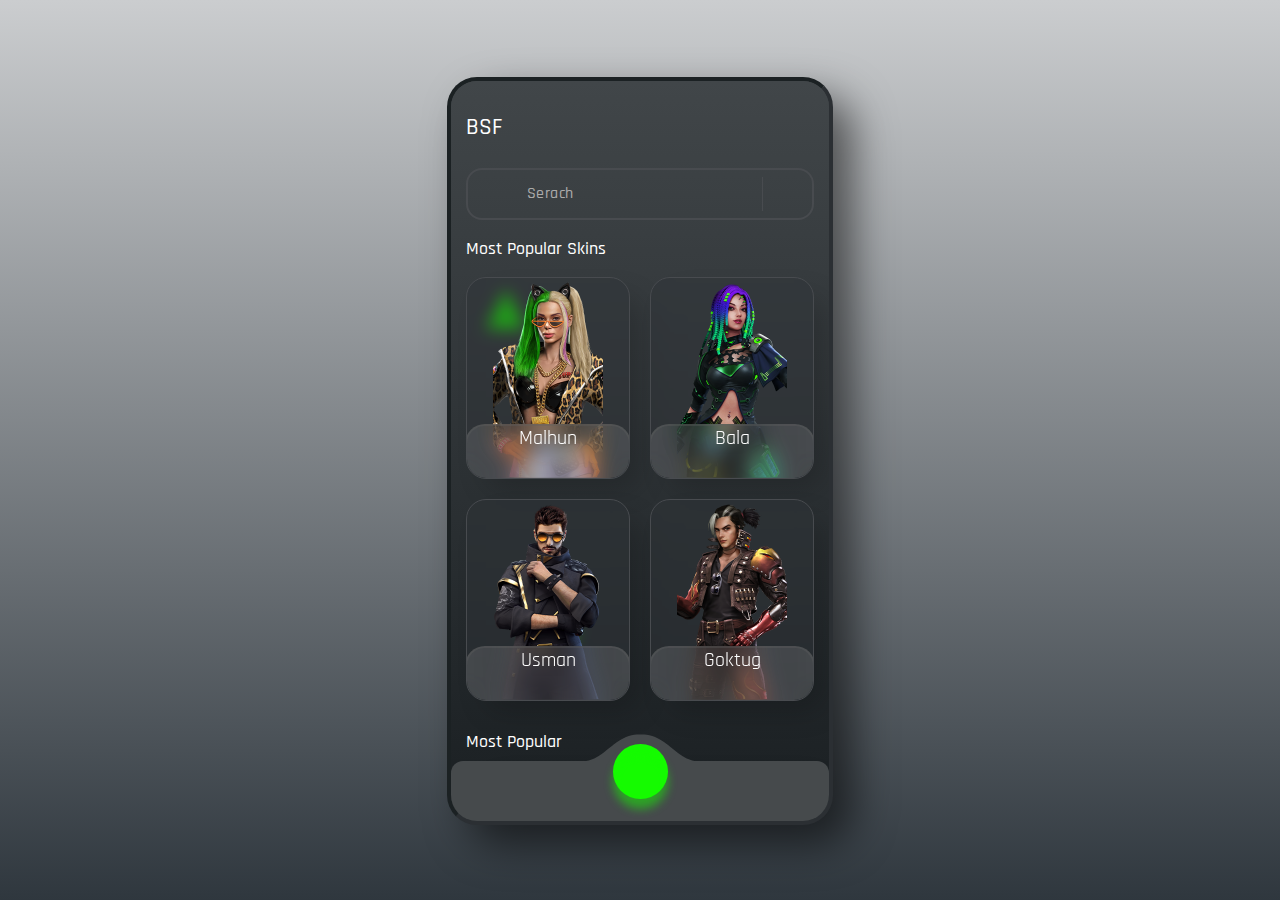
<file: index.html>
<!DOCTYPE html>
<html lang="en">

<head>
    <meta charset="UTF-8">
    <meta http-equiv="X-UA-Compatible" content="IE=edge">
    <meta name="viewport" content="width=device-width, initial-scale=1.0">
    <title> App</title>

    <style>
        *,
        *:after,
        *:before {
            padding: 0;
            margin: 0;
        }

        body {
            background: linear-gradient(180deg, #cbcdcf, #2f373e);
            display: grid;
            place-items: center;
            height: 100vh;

        }

        .the-frame {
            display: block;
            position: relative;
            top: 1px;
        }

        .phone {
            box-shadow: 20px 19px 40px rgb(0 0 0 / 55%);
            display: flex;
            border-radius: 36px;
            position: relative;

        }



        .phone_3df {
            border-radius: 30px;
            overflow: hidden;
            height: 740px;
            padding: 0;
            margin: 0;
            width: 378px;
            background: #3f4447;
            border-top: 4px solid #1b2123;
            border-left: 4px solid #1b2123;
            border-bottom: 4px solid #2b2f33;
            border-right: 4px solid #2b2f33;

        }
    </style>
</head>

<body>
    <div class="the-frame">
        <div class="phone">
            <iframe src="index2.html" class="phone_3df"></iframe>
        </div>
    </div>
</body>

</html>
</file>
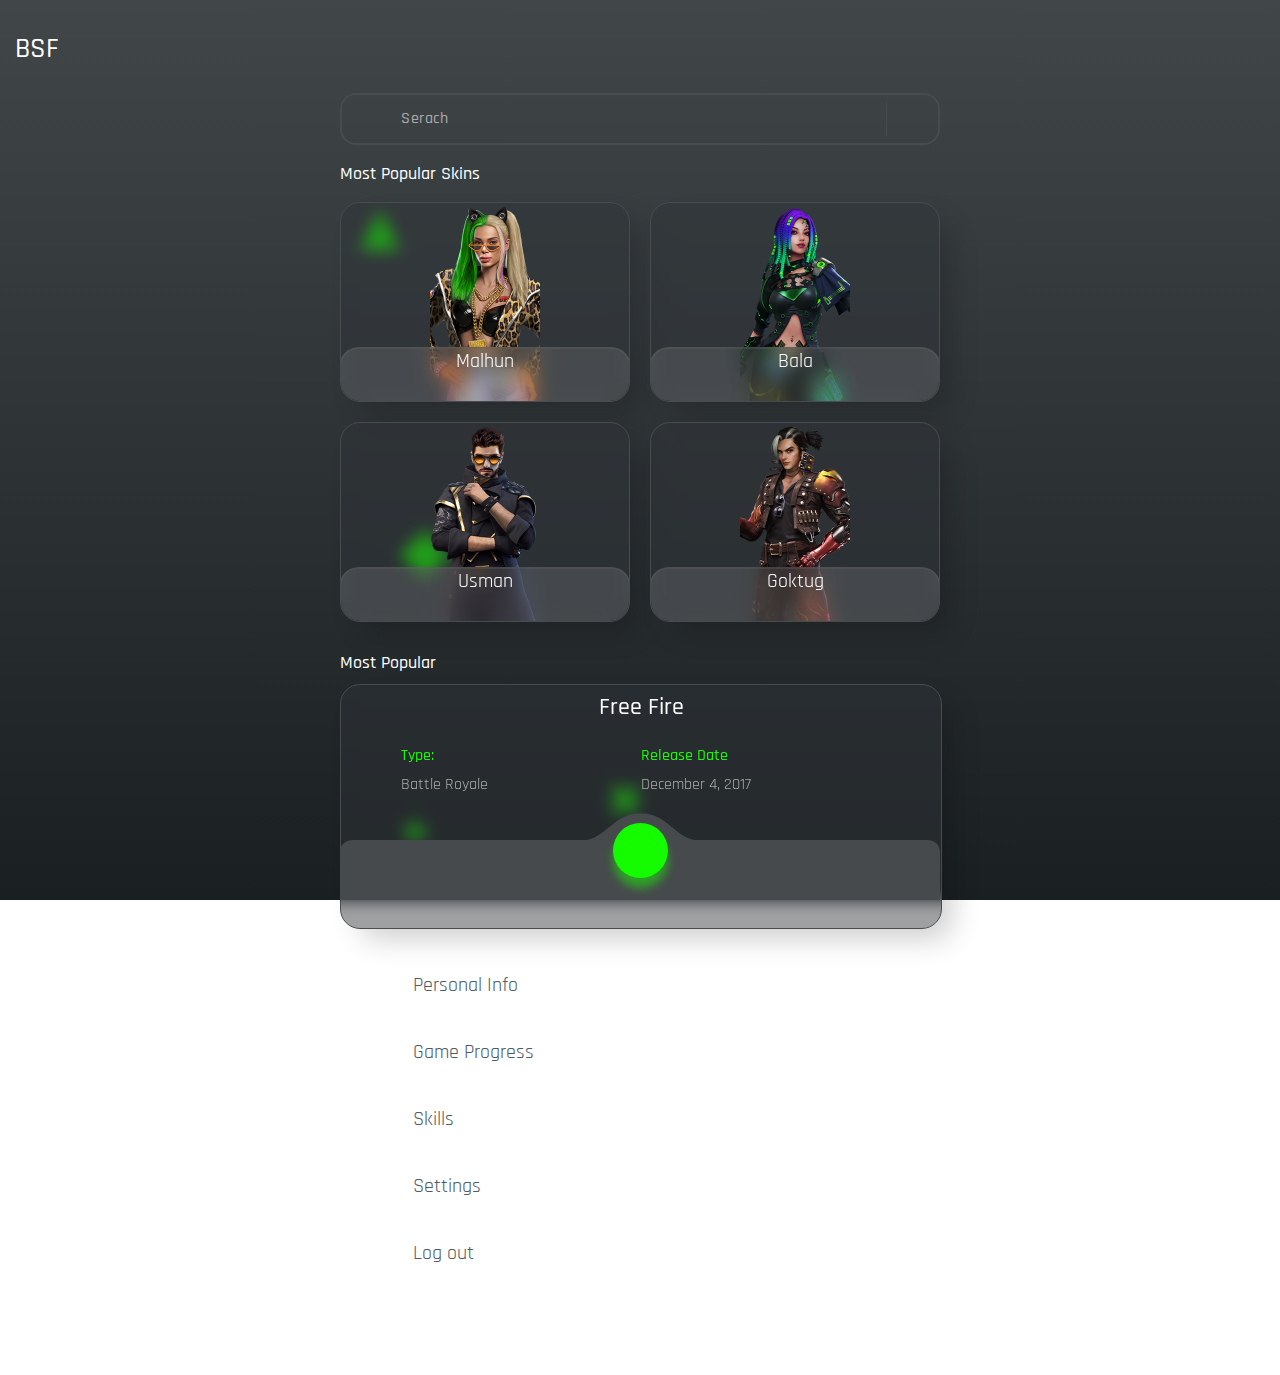
<file: index2.html>
<!DOCTYPE html>
<html lang="en">

<head>
    <meta charset="UTF-8">
    <meta http-equiv="X-UA-Compatible" content="IE=edge">
    <meta name="viewport" content="width=device-width, initial-scale=1.0">
    <title>BSF FIRE</title>
    <link rel="stylesheet" href="https://cdnjs.cloudflare.com/ajax/libs/bootstrap/5.2.2/css/bootstrap.min.css">
    <link rel='stylesheet' href='https://cdn-uicons.flaticon.com/uicons-solid-rounded/css/uicons-solid-rounded.css'>
    <link rel='stylesheet' href='https://cdn-uicons.flaticon.com/uicons-solid-straight/css/uicons-solid-straight.css'>
    <link rel='stylesheet' href='https://cdn-uicons.flaticon.com/uicons-bold-rounded/css/uicons-bold-rounded.css'>
    <link rel="stylesheet" href="style.css">

</head>

<body>
    <main class="mainp">
        <header class="mbox_tb">
            <div class="left__01">
                <h3>BSF</h3>
            </div>
            <div class="left__02">
                <span><i class="fi fi-ss-bell"></i></span>
                <span><i class="fi fi-sr-comment-alt"></i></span>
            </div>
        </header>

        <form class="max">
            <div class="search_bar">
                <div class="search_icon">
                    <i class="fi fi-br-search"></i>
                </div>
                <input id="search" type="text" placeholder="Serach">
                <div class="search_voice">
                    <i class="fi fi-ss-microphone"></i>
                </div>
            </div>
        </form>

        <section class="max">
            <div class="title mbox_tb">
                <h2>Most Popular Skins</h2>
            </div>
            <div class="card_content">
                <div class="card">
                    <div class="card_img">
                        <img src="./img/01.png">
                    </div>
                    <div class="card__info">
                        <h3> Malhun</h3>
                        <h4><i class="fi fi-sr-star"></i>
                            <i class="fi fi-sr-star"></i>
                            <i class="fi fi-sr-star"></i>
                            <i class="fi fi-sr-star"></i>
                        </h4>
                    </div>
                </div>

                <div class="card">
                    <div class="card_img">
                        <img src="./img/02.png">
                    </div>
                    <div class="card__info">
                        <h3>Bala</h3>
                        <h4><i class="fi fi-sr-star"></i>
                            <i class="fi fi-sr-star"></i>
                            <i class="fi fi-sr-star"></i>
                            <i class="fi fi-sr-star"></i>
                            <i class="fi fi-sr-star"></i>
                        </h4>
                    </div>
                </div>
            </div>
            <div class="card_content">
                <div class="card">
                    <div class="card_img">
                        <img src="./img/03.png">
                    </div>
                    <div class="card__info">
                        <h3>Usman</h3>
                        <h4><i class="fi fi-sr-star"></i>
                            <i class="fi fi-sr-star"></i>
                            <i class="fi fi-sr-star"></i>
                            <i class="fi fi-sr-star"></i>
                        </h4>
                    </div>
                </div>

                <div class="card">
                    <div class="card_img">
                        <img src="./img/04.png">
                    </div>
                    <div class="card__info">
                        <h3>
                            Goktug
                        </h3>
                        <h4>
                            <i class="fi fi-sr-star"></i>
                            <i class="fi fi-sr-star"></i>
                            <i class="fi fi-sr-star"></i>
                        </h4>
                    </div>
                </div>

            </div>

            <div class="glassmorphism">
                <div class="drop drop__01"></div>
                <div class="drop drop__02"></div>
            </div>
        </section>

        <section class="max">
            <div class="title mtop_b">
                <h2>Most Popular</h2>
            </div>

            <div class="cards__info">
                <h2>Free Fire</h2>
                <div class="cards__boxs">
                    <div class="card_info">
                        <h3>Type:</h3>
                        <p>Battle Royale</p>
                    </div>

                    <div class="card_info">
                        <h3>Release Date</h3>
                        <p>December 4, 2017</p>
                    </div>
                </div>

                <div class="cards__boxs">
                    <div class="card_info">
                        <h3>Availability</h3>
                        <p>App, Ios</p>
                    </div>

                    <div class="card_info">
                        <h3>Free Free</h3>
                        <p>Garena</p>
                    </div>

                </div>
            </div>
            <div class="glassmorphism">
                <div class="drop drop__03"></div>
                <div class="drop drop__04"></div>
            </div>
        </section>

        <section class="max list__area mtop_b">
            <a href="#" class="list_content">
                <div class="list__01">
                    <i class="fi fi-sr-user"></i>
                    <h3>Personal Info</h3>
                </div>
                <button class="btn">
                    <i class="fi fi-br-angle-right"></i>
                </button>
            </a>
            <a href="#" class="list_content">
                <div class="list__01">
                    <i class="fi fi-ss-chart-pie"></i>
                    <h3>Game Progress</h3>
                </div>

                <button class="btn">
                    <i class="fi fi-br-angle-right"></i>
                </button>

            </a>
            <a href="#" class="list_content">
                <div class="list__01">
                    <i class="fi fi-ss-chart-set-theory"></i>
                    <h3>Skills</h3>
                </div>

                <button class="btn">
                    <i class="fi fi-br-angle-right"></i>
                </button>

            </a>
            <a href="#" class="list_content">
                <div class="list__01">
                    <i class="fi fi-ss-settings"></i>
                    <h3>Settings</h3>
                </div>

                <button class="btn">
                    <i class="fi fi-br-angle-right"></i>
                </button>

            </a>
            <a href="#" class="list_content">
                <div class="list__01">
                    <i class="fi fi-br-exit"></i>
                    <h3>Log out</h3>
                </div>

                <button class="btn">
                    <i class="fi fi-br-angle-right"></i>
                </button>

            </a>

        </section>

        <footer>
            <div class="max">
                <div class="navbar">
                    <ul>
                        <li class="list">
                            <a href="#">
                                <span class="icon">
                                    <i class="fi fi-sr-home"></i>
                                </span>
                            </a>
                        </li>
                        <li class="list">
                            <a href="#">
                                <span class="icon">
                                    <i class="fi fi-sr-apps"></i>
                                </span>
                            </a>
                        </li>
                        <li class="list center">
                            <a href="#">
                                <span class="icon">
                                    <i class="fi fi-sr-game"></i>
                                </span>
                            </a>
                        </li>
                        <li class="list">
                            <a href="#">
                                <span class="icon">
                                    <i class="fi fi-ss-chart-pie"></i>
                                </span>
                            </a>
                        </li>
                        <li class="list">
                            <a href="#">
                                <span class="icon">
                                    <i class="fi fi-sr-user"></i>
                                </span>

                            </a>
                        </li>
                        <div class="indicator"></div>
                        <div class="effect">
                            <div class="light-ray"></div>
                        </div>
                        <div class="svg-container">
                            <svg viewBox="0 0 202.9 45.5">
                                <clipPath id="menu" clipPathUnits="objectBoundingBox"
                                    transform="scale(0.0049285362247413 0.021978021978022)">
                                    <path d="M6.7,45.5c5.7,0.1,14.1-0.4,23.3-4c5.7-2.3,9.9-5,18.1-10.5c10.7-7.1,11.8-9.2,20.6-14.3c5-2.9,9.2-5.2,15.2-7
                                  c7.1-2.1,13.3-2.3,17.6-2.1c4.2-0.2,10.5,0.1,17.6,2.1c6.1,1.8,10.2,4.1,15.2,7c8.8,5,9.9,7.1,20.6,14.3c8.3,5.5,12.4,8.2,18.1,10.5
                                  c9.2,3.6,17.6,4.2,23.3,4H6.7z" />
                                </clipPath>
                            </svg>
                        </div>
                    </ul>
                </div>
            </div>
        </footer>

    </main>
</body>

</html>
</file>
<file: style.css>
@import url('https://fonts.googleapis.com/css2?family=Rajdhani:wght@300;400;500;600;700&display=swap');

:root {
    /***========-bg-========***/
    --bg: #15fb00;
    --bg02: rgba(47, 52, 56, 0.465);
    --bg03: #464a4c;
    --bg04: linear-gradient(180deg, #414649, #1a1f22);

    /***========-color-========***/
    --color: #15fb00;
    --color02: #FFF;
    --color03: #ababab;
    --color04: #4e5b64;
    --border: #484b4f;

    /***=======shap==========***/
    --clip-path04: polygon(20% 0%,
            0% 20%,
            30% 50%,
            0% 80%,
            20% 100%,
            50% 70%,
            80% 100%,
            100% 80%,
            70% 50%,
            100% 20%,
            80% 0%,
            50% 30%);
    --clip-path03: polygon(50% 0%,
            61% 35%,
            98% 35%,
            68% 57%,
            79% 91%,
            50% 70%,
            21% 91%,
            32% 57%,
            2% 35%,
            39% 35%);
    --clip-path02: polygon(50% 0%,
            100% 50%,
            50% 100%,
            0% 50%);
    --clip-path01: polygon(50% 0%,
            0% 100%,
            100% 100%);
}

::-webkit-scrollbar {
    width: 0px;
}


* {
    margin: 0;
    padding: 0;
    box-sizing: content-box;
    font-family: 'Rajdhani', sans-serif;
}

body {
    background: var(--bg04);
    color: var(--color03);
    background-attachment: fixed;
    font-family: 'Rajdhani', sans-serif;
}

.max {
    margin: 0 auto;
    max-width: 600px;
}

.mainp {
    padding: 15px;
    text-align: center;
    margin: 0 auto;
    overflow: hidden;
}

.pb {
    padding: 15px;
}

.mtop_b {
    margin-top: 30px;
}

.mbox_tb {
    margin: 18px 0px;
}

.title h2 {
    color: var(--color02);
    font-size: 18px;
    text-align: left;
    margin: 10px 0px;
}

.card_content {
    display: flex;
    align-items: center;
    justify-content: space-between;
    gap: 20px;
    margin-bottom: 20px;
}

.card,
.cards__info {
    position: relative;
    width: 100%;
    display: flex;
    height: 200px;
    background: var(--bg02) !important;
    border-radius: 20px;
    border: 1px solid var(--border);
    overflow: hidden;
    align-items: center;
    backdrop-filter: blur(8px);
    justify-content: center;
    box-shadow: 15px 15px 30px -6px rgb(0 0 0 / 20%);
}

.card .card_img img {
    width: 110px;
    object-fit: cover;
}

.card__info {
    position: absolute;
    width: 100%;
    background: rgba(255, 255, 255, 0.11);
    backdrop-filter: blur(10px);
    bottom: -2px;
    border: 2px solid rgba(96, 96, 96, 0.34);
    border-radius: 20px;
}

.card .card__info h3 {
    color: var(--color02);
    font-size: 20px;
    font-weight: 400;
}

.card .card__info h4 {
    color: var(--color);
    font-size: 10px;
    font-weight: 400;
}

.card .card__info h4 i {
    margin: 0px 2px;
}

/**=============**/

footer {
    position: fixed;
    bottom: 0;
    left: 0;
    width: 100%;
    z-index: 1000;
}

.navbar {
    position: relative;
    width: 100%;
    height: 60px;
    background: var(--bg03);
    display: flex;
    justify-content: center;
    align-items: center;
    padding: 0;
    margin: 0;
    border-radius: 12px 12px 0px 0px;
}

.navbar ul {
    display: flex;
    position: relative;
    width: 350px;
    padding: 0;
    margin: 0;
    align-items: center;
    justify-content: center;
}

.navbar ul li {
    list-style: none;
    position: relative;
    width: 70px;
    height: 60px;
    z-index: 2;
}

.navbar ul li a {
    position: relative;
    display: flex;
    justify-content: center;
    align-items: center;
    flex-direction: column;
    width: 100%;
    text-align: center;
    text-decoration: none;
}

.navbar ul li a .icon {
    position: relative;
    display: block;
    line-height: 65px;
    font-size: 18px;
    width: 55px;
    height: 55px;
    border-radius: 50%;
    color: var(--color03);
    transition: 1s;
}

.navbar ul li.center a .icon {
    transform: translateY(-27px);
    color: var(--color02) !important;
    background: var(--bg);
    opacity: 1;
    top: 10px;
    line-height: 55px;
}

.navbar ul li.center a .icon::before {
    opacity: 0.5;
    content: '';
    position: absolute;
    top: 10px;
    left: 0;
    z-index: -1;
    width: 100%;
    height: 100%;
    transition: 0.5s;
    border-radius: 50%;
    background: var(--bg);
    filter: blur(5px);
}

.indicator {
    bottom: 98%;
    width: 135px;
    height: 33px;
    position: absolute;
    clip-path: url(#menu);
    will-change: transform;
    background: var(--bg03);
}

.navbar ul li:hover a .icon {
    color: var(--color)
}

.effect {
    position: absolute;
    top: -3px;
    transform: translateX(-0%);
    width: 40px;
    height: 3px;
    border-radius: 10px 10px 0px 0px;
    background: var(--bg);
    z-index: 10;
    transition: 0.5s;
    opacity: 0;
}



.effect .light-ray {
    position: absolute;
    width: 18px;
    left: 11px;
    top: 2px;
    height: 5px;
    border-radius: 0px 0px 10px 10px;
    background: var(--bg);
}

.effect .light-ray::before {
    position: absolute;
    content: "";
    left: -84%;
    top: 8px;
    width: 270%;
    height: 58px;
    background: linear-gradient(to bottom, var(--bg) -50%, rgba(255, 255, 255, 0) 90%);
    pointer-events: none;
    filter: blur(10px);
    border-radius: 70px 70px 0px 0px;
    animation-fill-mode: both;
}


.navbar ul li:hover~.effect {
    opacity: 1;
}

.navbar ul li:nth-child(1):hover~.effect {
    transform: translateX(-140px);
}

.navbar ul li:nth-child(2):hover~.effect {
    transform: translateX(-70px);
}

.navbar ul li:nth-child(3):hover~.effect {
    display: none;
}

.navbar ul li:nth-child(4):hover~.effect {
    transform: translateX(70px);
}

.navbar ul li:nth-child(5):hover~.effect {
    transform: translateX(140px);
}

/**header**/
header {
    display: flex;
    align-items: center;
    justify-content: space-between;
}

header .left__01 {
    color: var(--color02);
}

header .left__02 {
    display: flex;

}

header .left__02 span {

    display: flex;
    margin: 0px 6px;
    align-items: center;
    justify-content: center;
}

header .left__02 span i {
    display: flex;
    font-size: 18px;
    color: var(--color03);
}

/***serach bar**/
.search_bar {
    height: 48px;
    border: 2px solid var(--border);
    border-radius: 16px;
    display: flex;
    justify-content: space-between;
    transition: 0.2s ease box-shadow, 0.2s ease border;
    align-items: center;
    padding: 0px 2px 0px 20px;

}

.search_icon {
    width: 20px;
    display: flex;
    align-items: center;
    font-size: 20px;
    color: var(--color02);
}

.search_icon i,
.search_voice i {
    display: flex;
}

input {
    height: 42px;
    padding: 0px 20px;
    width: calc(100% - 96px);
    font-size: 16px;
    border-radius: 4px;
    line-height: 30px;
    color: var(--color02);
    letter-spacing: 0.5px;
    font-weight: 400;
    background: transparent;
    font-family: inherit;
    outline: none;
    border: none;
}

input::placeholder {
    color: var(--color03);
    font-weight: 500;
}

.search_voice {
    width: 50px;
    display: flex;
    align-items: center;
    justify-content: center;
    height: 34px;
    border-left: 1px solid var(--border);
    transition: 0.4s background-color;
    cursor: pointer;
}

.search_bar:hover,
.search_bar.focus {
    border: 2px solid var(--color03);
}

/***list****/

.list__area {
    margin-bottom: 80px;
}

.info_body {
    padding: 0px 35px;
    margin-bottom: 30px;
}

.list_content {
    display: flex;
    align-items: center;
    justify-content: space-between;
    padding: 4px 20px;
    text-decoration: none;
    border-radius: 20px;
    transition: all 0.3s ease;
    margin-bottom: 14px;
}

.list__01 {
    display: flex;
    align-items: center;
    justify-content: center;
}

.list__01 i {
    height: 45px;
    width: 45px;
    display: flex;
    margin-right: 8px;
    font-size: 20px;
    color: var(--color04);
    align-items: center;
    justify-content: center;
}

.list__01 h3 {
    margin: 0;
    color: var(--color04);
    font-size: 20px;
    font-weight: 400;
}

.btn {

    padding: 6px 15px;
    background: transparent;
    border: none;

}

.btn i {
    display: flex;
    color: var(--color04);
}

.list_content:hover .btn i,
.list_content:hover .list__01 h3 {
    color: var(--color02);
}

.list_content:hover .list__01 i {
    color: var(--color)
}


/**card info***/
.cards__info {

    height: 100%;
    flex-direction: column;
}

.card_info {
    width: 100%;
}

.cards__info h2 {
    color: var(--color02);
    font-weight: 500;
    margin: 8px 0px;
    font-size: 24px;
}

.cards__boxs {
    display: flex;
    width: 80%;
    padding: 16px;
}

.card_info h3 {
    font-size: 16px;
    text-align: left;
    color: var(--color)
}

.card_info p {
    font-size: 16px;
    text-align: left;
}

/*****/
.glassmorphism {
    position: relative;
    top: -37rem;
}

.drop {
    position: absolute;
    width: 20px;
    height: 20px;
    z-index: -1;
    background: var(--bg);
}

.drop__01 {
    left: 20px;
    top: 10rem;
    width: 40px;
    height: 40px;
    clip-path: var(--clip-path01);
}

.drop__02 {
    left: 60px;
    top: 30rem;
    width: 50px;
    height: 50px;
    clip-path: var(--clip-path02);

}

.drop__03 {
    left: 60px;
    top: 30rem;
    width: 30px;
    height: 30px;
    clip-path: var(--clip-path03);

}

.drop__04 {
    left: 270px;
    top: 28rem;
    width: 30px;
    height: 30px;
    clip-path: var(--clip-path04);
}



@media only screen and (min-width: 780px) and (max-width: 1920px) {
    .card {
        height: 198px;
    }

    .navbar {
        border-radius: 12px 12px 0px 0px;
    }

}
</file>
